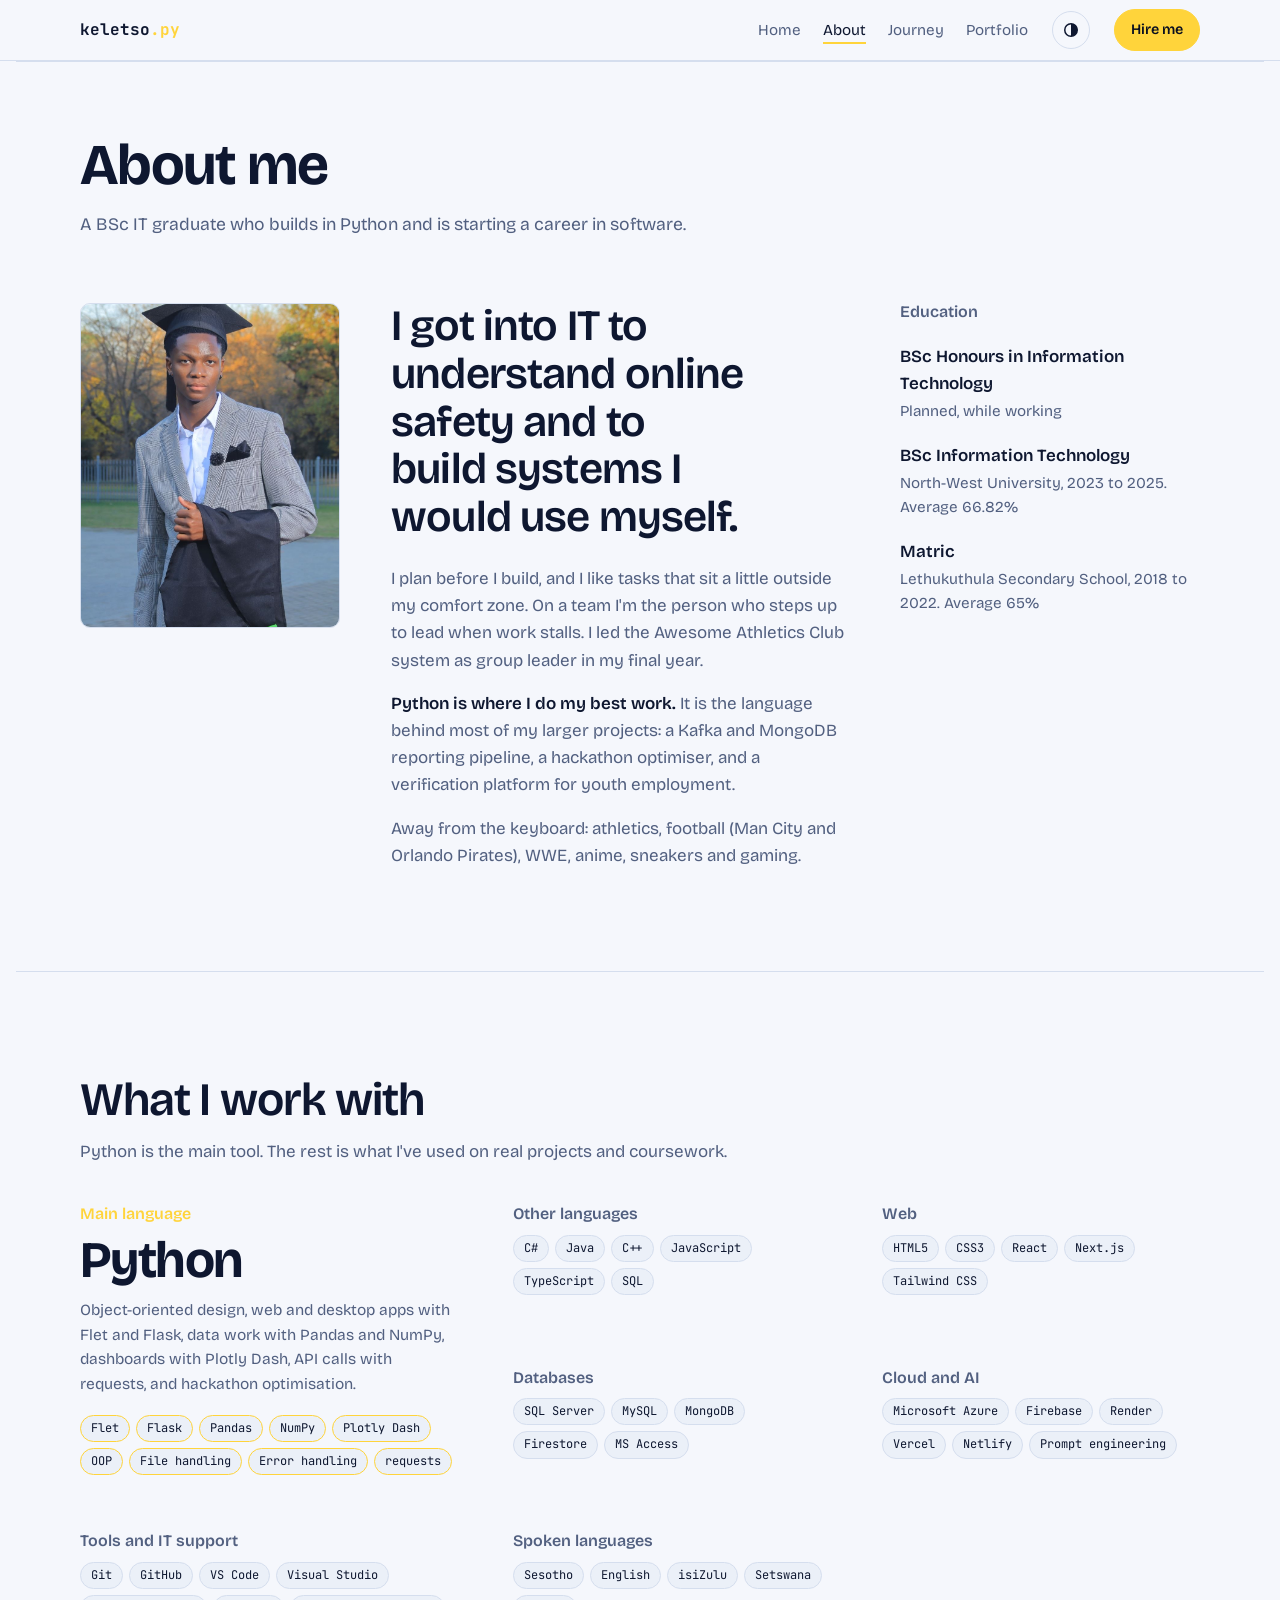
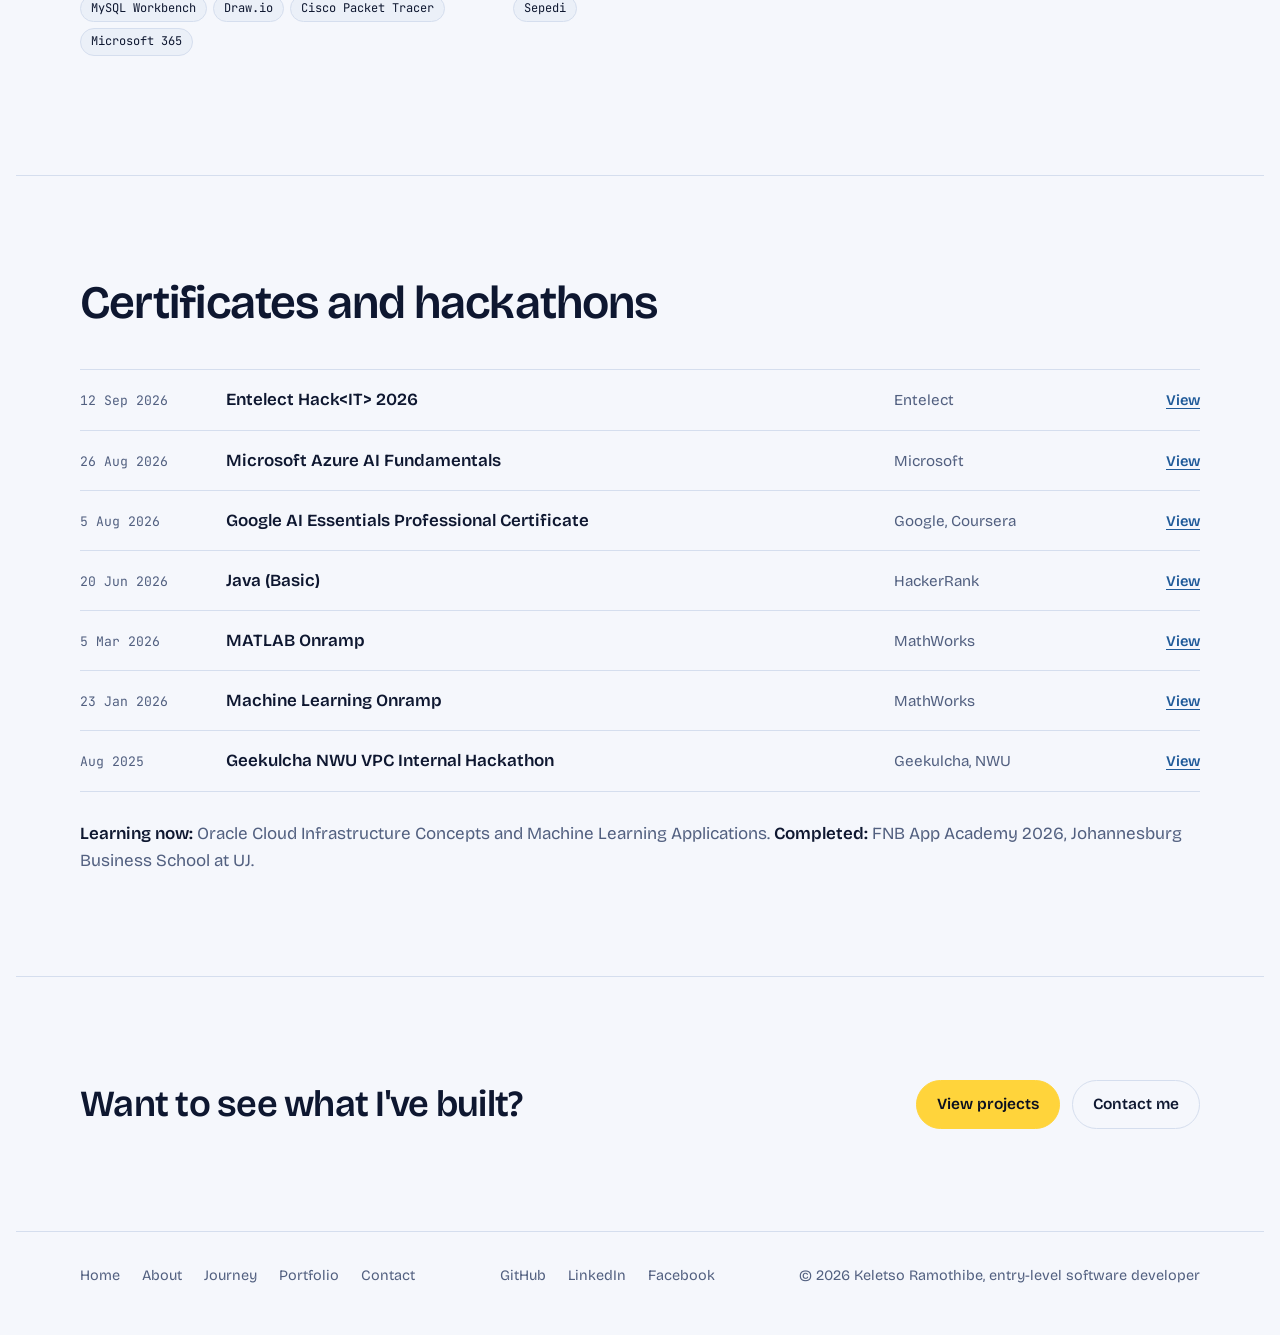
<file: about.html>
<!doctype html>
<html lang="en">
<head>
<meta charset="utf-8">
<meta name="viewport" content="width=device-width, initial-scale=1, viewport-fit=cover">
<title>About, Keletso Ramothibe</title>
<meta name="claude:viewport-fit-sides" content="cover">
<link rel="preconnect" href="https://fonts.googleapis.com">
<link rel="preconnect" href="https://fonts.gstatic.com" crossorigin>
<link rel="stylesheet" href="https://fonts.googleapis.com/css2?family=Bricolage+Grotesque:opsz,wght@12..96,400;12..96,500;12..96,600;12..96,700&family=JetBrains+Mono:wght@400;500;700&display=swap">
<link rel="icon" href="profile.jpg" type="image/jpeg">
<link rel="stylesheet" href="styles.css">
</head>
<body>
<header class="top">
  <div class="wrap">
    <a class="brand" href="index.html" aria-label="Keletso Ramothibe, home">keletso<span>.py</span></a>
    <nav class="nav" id="nav" aria-label="Main"><a href="index.html">Home</a><a href="about.html" aria-current="page">About</a><a href="journey.html">Journey</a><a href="portfolio.html">Portfolio</a><a class="only-mobile" href="contact.html">Contact</a></nav>
    <button class="theme" id="theme" type="button" aria-label="Switch colour theme" title="Switch colour theme"><svg width="16" height="16" viewBox="0 0 16 16" aria-hidden="true"><circle cx="8" cy="8" r="6.25" fill="none" stroke="currentColor" stroke-width="1.5"/><path d="M8 1.75a6.25 6.25 0 0 1 0 12.5z" fill="currentColor"/></svg></button>
    <button class="burger" id="burger" type="button" aria-label="Open menu" aria-expanded="false" aria-controls="nav"><svg width="18" height="18" viewBox="0 0 18 18" aria-hidden="true"><path d="M2 5h14M2 9h14M2 13h14" stroke="currentColor" stroke-width="1.6" stroke-linecap="round"/></svg></button>
    <a class="btn primary hire" href="contact.html">Hire me</a>
  </div>
</header>
<main>
<section class="band page-head"><div class="wrap"><h1>About me</h1><p>A BSc IT graduate who builds in Python and is starting a career in software.</p></div></section>
<section class="band" id="about">
    <div class="wrap about-grid">
      <div class="photo" aria-label="Photo of Keletso">
        <span class="mono" aria-hidden="true">KR</span>
        <img src="profile.jpg" alt="Keletso Ramothibe" onerror="this.remove()">
      </div>
      <div class="about-text">
        <h2>I got into IT to understand online safety and to build systems I would use myself.</h2>
        <p>I plan before I build, and I like tasks that sit a little outside my comfort zone. On a team I'm the person who steps up to lead when work stalls. I led the Awesome Athletics Club system as group leader in my final year.</p>
        <p><strong>Python is where I do my best work.</strong> It is the language behind most of my larger projects: a Kafka and MongoDB reporting pipeline, a hackathon optimiser, and a verification platform for youth employment.</p>
        <p>Away from the keyboard: athletics, football (Man City and Orlando Pirates), WWE, anime, sneakers and gaming.</p>
      </div>
      <div class="edu">
        <h3>Education</h3>
        <dl>
          <div><dt>BSc Honours in Information Technology</dt><dd>Planned, while working</dd></div>
          <div><dt>BSc Information Technology</dt><dd>North-West University, 2023 to 2025. Average 66.82%</dd></div>
          <div><dt>Matric</dt><dd>Lethukuthula Secondary School, 2018 to 2022. Average 65%</dd></div>
        </dl>
      </div>
    </div>
  </section>
<section class="band" id="skills">
    <div class="wrap">
      <div class="sec-head">
        <h2>What I work with</h2>
        <p>Python is the main tool. The rest is what I've used on real projects and coursework.</p>
      </div>
      <div class="skills">
        <div class="sk py">
          <h3>Main language</h3>
          <div class="big">Python</div>
          <p>Object-oriented design, web and desktop apps with Flet and Flask, data work with Pandas and NumPy, dashboards with Plotly Dash, API calls with requests, and hackathon optimisation.</p>
          <ul class="tags"><li class="py">Flet</li><li class="py">Flask</li><li class="py">Pandas</li><li class="py">NumPy</li><li class="py">Plotly Dash</li><li class="py">OOP</li><li class="py">File handling</li><li class="py">Error handling</li><li class="py">requests</li></ul>
        </div>
        <div class="sk">
          <h3>Other languages</h3>
          <ul class="tags"><li>C#</li><li>Java</li><li>C++</li><li>JavaScript</li><li>TypeScript</li><li>SQL</li></ul>
        </div>
        <div class="sk">
          <h3>Web</h3>
          <ul class="tags"><li>HTML5</li><li>CSS3</li><li>React</li><li>Next.js</li><li>Tailwind CSS</li></ul>
        </div>
        <div class="sk">
          <h3>Databases</h3>
          <ul class="tags"><li>SQL Server</li><li>MySQL</li><li>MongoDB</li><li>Firestore</li><li>MS Access</li></ul>
        </div>
        <div class="sk">
          <h3>Cloud and AI</h3>
          <ul class="tags"><li>Microsoft Azure</li><li>Firebase</li><li>Render</li><li>Vercel</li><li>Netlify</li><li>Prompt engineering</li></ul>
        </div>
        <div class="sk">
          <h3>Tools and IT support</h3>
          <ul class="tags"><li>Git</li><li>GitHub</li><li>VS Code</li><li>Visual Studio</li><li>MySQL Workbench</li><li>Draw.io</li><li>Cisco Packet Tracer</li><li>Microsoft 365</li></ul>
        </div>
        <div class="sk">
          <h3>Spoken languages</h3>
          <ul class="tags"><li>Sesotho</li><li>English</li><li>isiZulu</li><li>Setswana</li><li>Sepedi</li></ul>
        </div>
      </div>
    </div>
  </section>
<section class="band" id="certs">
    <div class="wrap">
      <div class="sec-head">
        <h2>Certificates and hackathons</h2>
      </div>
      <ul class="cert-list">
        <li><span class="d">12 Sep 2026</span><span class="n">Entelect Hack&lt;IT&gt; 2026</span><span class="i">Entelect</span><span class="v"><a href="https://keletso-ramothibe-portfolio-website.netlify.app/Keletso_Ramothibe_EH_Hack_IT__landscape.png" target="_blank" rel="noopener">View</a></span></li>
        <li><span class="d">26 Aug 2026</span><span class="n">Microsoft Azure AI Fundamentals</span><span class="i">Microsoft</span><span class="v"><a href="https://learn.microsoft.com/api/credentials/share/en-za/KeletsoRamothibe-6698/C7EBA879EE048254?sharingId=B7DA44BE2CF541BB" target="_blank" rel="noopener">View</a></span></li>
        <li><span class="d">5 Aug 2026</span><span class="n">Google AI Essentials Professional Certificate</span><span class="i">Google, Coursera</span><span class="v"><a href="https://keletso-ramothibe-portfolio-website.netlify.app/KeletsoRamothibe_GoogleAIEssentials_ProfessionalCertificate.pdf" target="_blank" rel="noopener">View</a></span></li>
        <li><span class="d">20 Jun 2026</span><span class="n">Java (Basic)</span><span class="i">HackerRank</span><span class="v"><a href="https://keletso-ramothibe-portfolio-website.netlify.app/Java_certificate.pdf" target="_blank" rel="noopener">View</a></span></li>
        <li><span class="d">5 Mar 2026</span><span class="n">MATLAB Onramp</span><span class="i">MathWorks</span><span class="v"><a href="https://keletso-ramothibe-portfolio-website.netlify.app/MATLAB_certificate.pdf" target="_blank" rel="noopener">View</a></span></li>
        <li><span class="d">23 Jan 2026</span><span class="n">Machine Learning Onramp</span><span class="i">MathWorks</span><span class="v"><a href="https://keletso-ramothibe-portfolio-website.netlify.app/Machine_Learning_certificate.pdf" target="_blank" rel="noopener">View</a></span></li>
        <li><span class="d">Aug 2025</span><span class="n">Geekulcha NWU VPC Internal Hackathon</span><span class="i">Geekulcha, NWU</span><span class="v"><a href="https://keletso-ramothibe-portfolio-website.netlify.app/K_RAMOTHIBE_CERTIFICATE.pdf" target="_blank" rel="noopener">View</a></span></li>
      </ul>
      <p class="learning"><b>Learning now:</b> Oracle Cloud Infrastructure Concepts and Machine Learning Applications. <b>Completed:</b> FNB App Academy 2026, Johannesburg Business School at UJ.</p>
    </div>
  </section>
<section class="band"><div class="wrap cta-row"><h2>Want to see what I've built?</h2><div class="cta"><a class="btn primary" href="portfolio.html">View projects</a><a class="btn" href="contact.html">Contact me</a></div></div></section>
</main>
<footer>
  <div class="wrap foot">
    <div class="foot-links"><a href="index.html">Home</a><a href="about.html">About</a><a href="journey.html">Journey</a><a href="portfolio.html">Portfolio</a><a href="contact.html">Contact</a></div>
    <div class="foot-social"><a href="https://github.com/kl99-chi" target="_blank" rel="noopener">GitHub</a><a href="https://www.linkedin.com/in/keletso-ramothibe-292254365" target="_blank" rel="noopener">LinkedIn</a><a href="https://www.facebook.com/share/1CX25MDmmW/" target="_blank" rel="noopener">Facebook</a></div>
    <span>© 2026 Keletso Ramothibe, entry-level software developer</span>
  </div>
</footer>
<script src="site.js"></script>
</body>
</html>
</file>
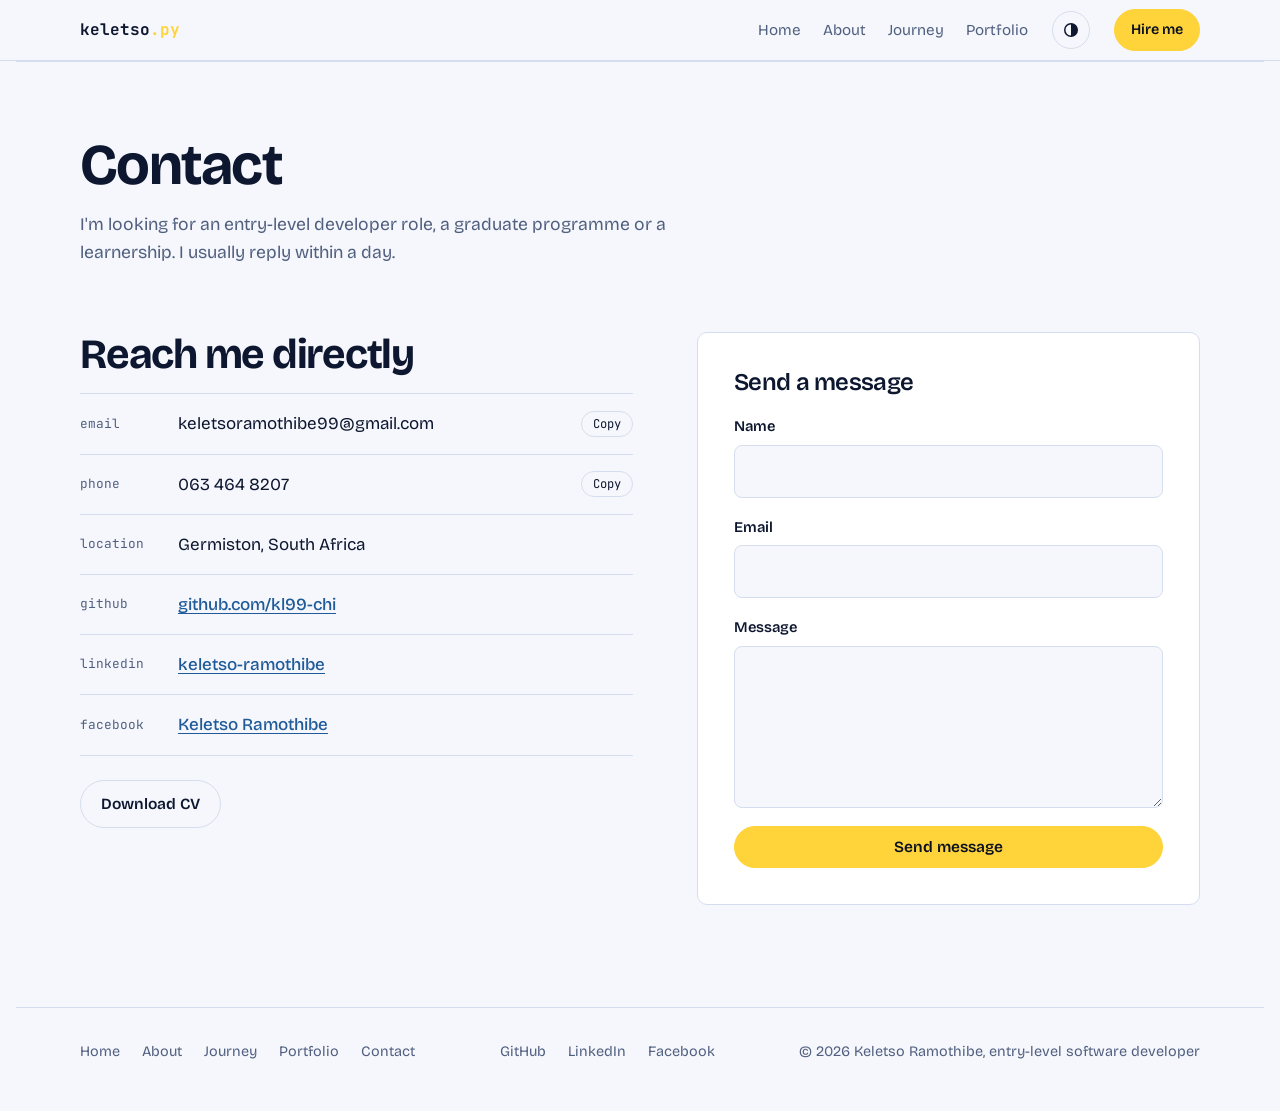
<file: contact.html>
<!doctype html>
<html lang="en">
<head>
<meta charset="utf-8">
<meta name="viewport" content="width=device-width, initial-scale=1, viewport-fit=cover">
<title>Contact, Keletso Ramothibe</title>
<meta name="claude:viewport-fit-sides" content="cover">
<link rel="preconnect" href="https://fonts.googleapis.com">
<link rel="preconnect" href="https://fonts.gstatic.com" crossorigin>
<link rel="stylesheet" href="https://fonts.googleapis.com/css2?family=Bricolage+Grotesque:opsz,wght@12..96,400;12..96,500;12..96,600;12..96,700&family=JetBrains+Mono:wght@400;500;700&display=swap">
<link rel="icon" href="profile.jpg" type="image/jpeg">
<link rel="stylesheet" href="styles.css">
</head>
<body>
<header class="top">
  <div class="wrap">
    <a class="brand" href="index.html" aria-label="Keletso Ramothibe, home">keletso<span>.py</span></a>
    <nav class="nav" id="nav" aria-label="Main"><a href="index.html">Home</a><a href="about.html">About</a><a href="journey.html">Journey</a><a href="portfolio.html">Portfolio</a><a class="only-mobile" href="contact.html" aria-current="page">Contact</a></nav>
    <button class="theme" id="theme" type="button" aria-label="Switch colour theme" title="Switch colour theme"><svg width="16" height="16" viewBox="0 0 16 16" aria-hidden="true"><circle cx="8" cy="8" r="6.25" fill="none" stroke="currentColor" stroke-width="1.5"/><path d="M8 1.75a6.25 6.25 0 0 1 0 12.5z" fill="currentColor"/></svg></button>
    <button class="burger" id="burger" type="button" aria-label="Open menu" aria-expanded="false" aria-controls="nav"><svg width="18" height="18" viewBox="0 0 18 18" aria-hidden="true"><path d="M2 5h14M2 9h14M2 13h14" stroke="currentColor" stroke-width="1.6" stroke-linecap="round"/></svg></button>
    <a class="btn primary hire" href="contact.html">Hire me</a>
  </div>
</header>
<main>
<section class="band page-head"><div class="wrap"><h1>Contact</h1><p>I'm looking for an entry-level developer role, a graduate programme or a learnership. I usually reply within a day.</p></div></section>
<section class="band" id="contact">
  <div class="wrap contact-grid">
    <div class="direct">
      <h2>Reach me directly</h2>
      <div class="rows">
        <div class="row"><span class="k">email</span><span class="val">keletsoramothibe99@gmail.com</span><button class="copy" type="button" data-copy="keletsoramothibe99@gmail.com">Copy</button></div>
        <div class="row"><span class="k">phone</span><span class="val">063 464 8207</span><button class="copy" type="button" data-copy="063 464 8207">Copy</button></div>
        <div class="row"><span class="k">location</span><span class="val">Germiston, South Africa</span></div>
        <div class="row"><span class="k">github</span><span class="val"><a href="https://github.com/kl99-chi" target="_blank" rel="noopener">github.com/kl99-chi</a></span></div>
        <div class="row"><span class="k">linkedin</span><span class="val"><a href="https://www.linkedin.com/in/keletso-ramothibe-292254365" target="_blank" rel="noopener">keletso-ramothibe</a></span></div>
        <div class="row"><span class="k">facebook</span><span class="val"><a href="https://www.facebook.com/share/1CX25MDmmW/" target="_blank" rel="noopener">Keletso Ramothibe</a></span></div>
      </div>
      <div class="cta" style="margin-top:24px"><a class="btn" href="KELETSO_Resume.pdf" target="_blank" rel="noopener">Download CV</a></div>
    </div>
    <div class="form-card">
      <h2>Send a message</h2>
      <form id="contact-form" action="https://formspree.io/f/xyzpwwok" method="POST">
        <div class="field"><label for="name">Name</label><input type="text" id="name" name="name" autocomplete="name" required></div>
        <div class="field"><label for="email">Email</label><input type="email" id="email" name="email" autocomplete="email" required></div>
        <div class="field"><label for="message">Message</label><textarea id="message" name="message" rows="5" required></textarea></div>
        <div class="hp" aria-hidden="true"><label for="gotcha">Leave this empty</label><input type="text" id="gotcha" name="_gotcha" tabindex="-1" autocomplete="off"></div>
        <button type="submit" class="btn primary">Send message</button>
      </form>
      <p id="form-status" role="status" hidden></p>
    </div>
  </div>
</section>
</main>
<footer>
  <div class="wrap foot">
    <div class="foot-links"><a href="index.html">Home</a><a href="about.html">About</a><a href="journey.html">Journey</a><a href="portfolio.html">Portfolio</a><a href="contact.html">Contact</a></div>
    <div class="foot-social"><a href="https://github.com/kl99-chi" target="_blank" rel="noopener">GitHub</a><a href="https://www.linkedin.com/in/keletso-ramothibe-292254365" target="_blank" rel="noopener">LinkedIn</a><a href="https://www.facebook.com/share/1CX25MDmmW/" target="_blank" rel="noopener">Facebook</a></div>
    <span>© 2026 Keletso Ramothibe, entry-level software developer</span>
  </div>
</footer>
<script src="site.js"></script>
</body>
</html>
</file>
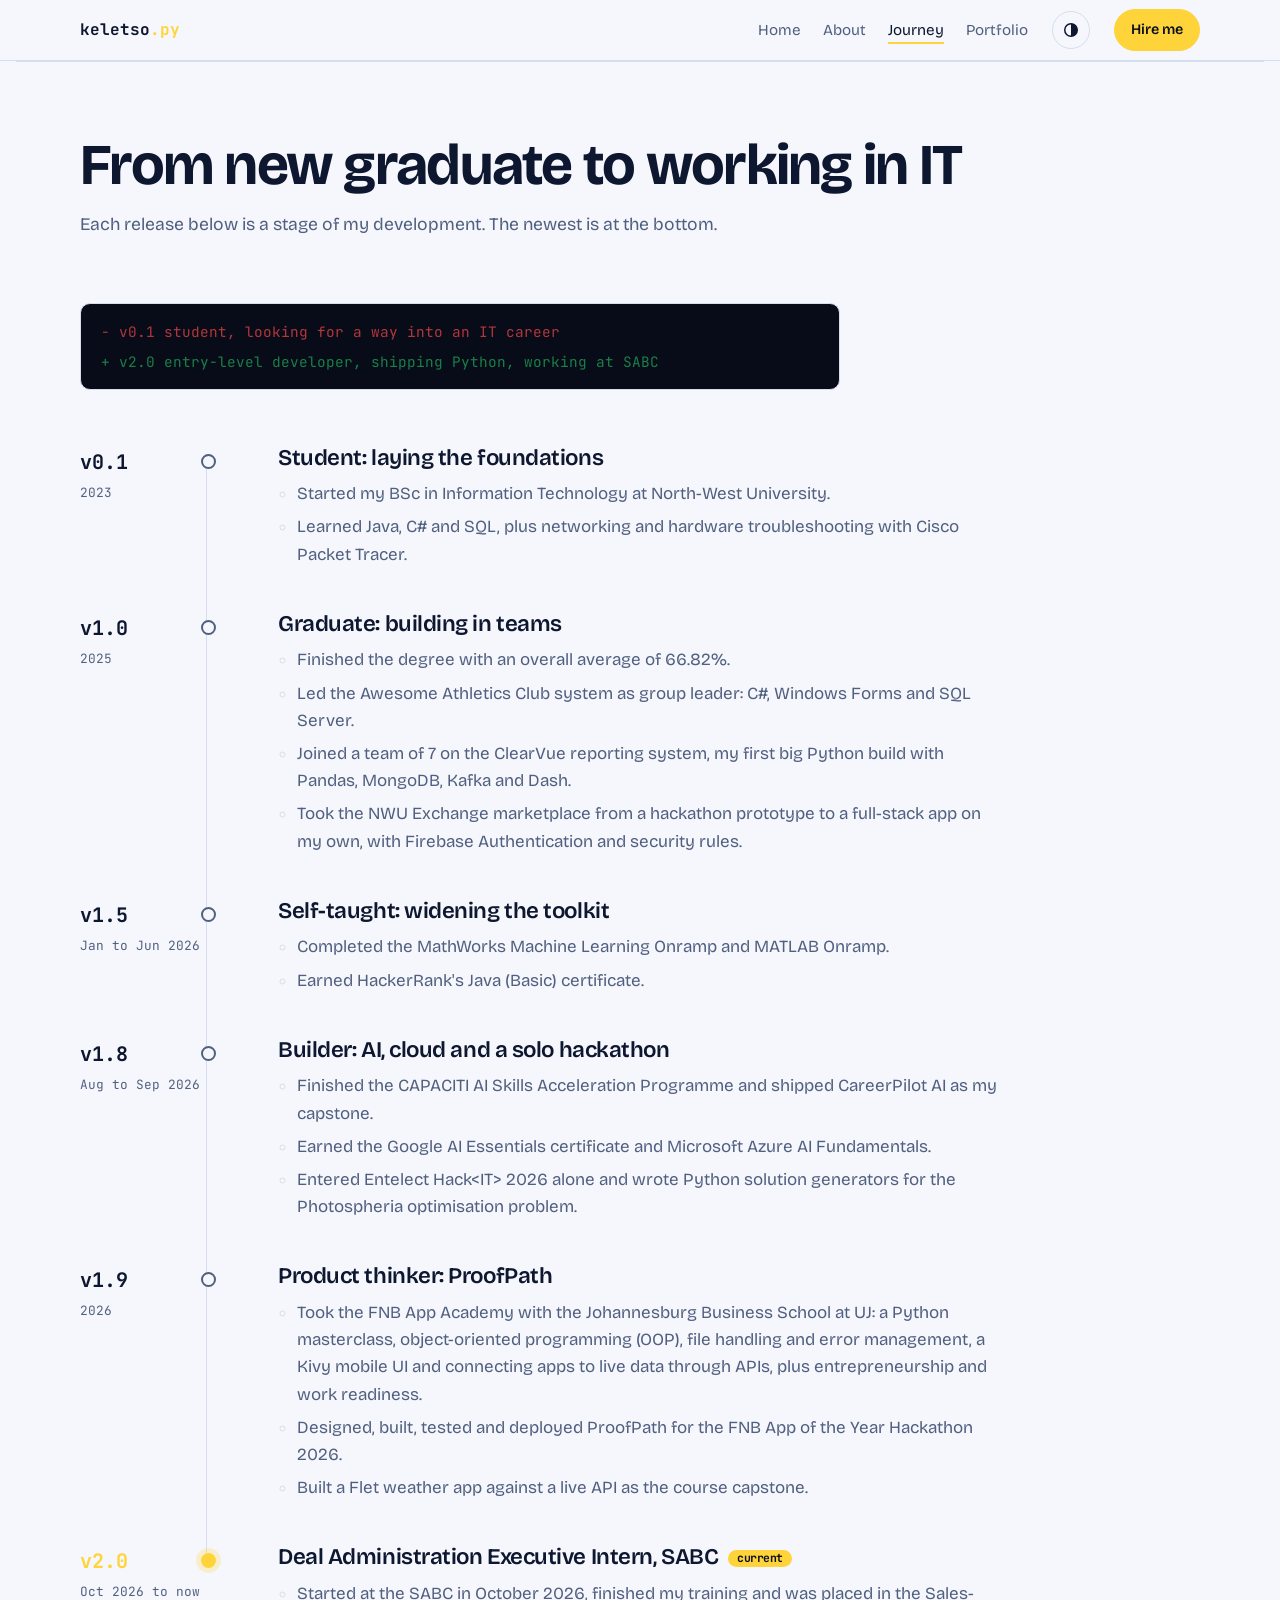
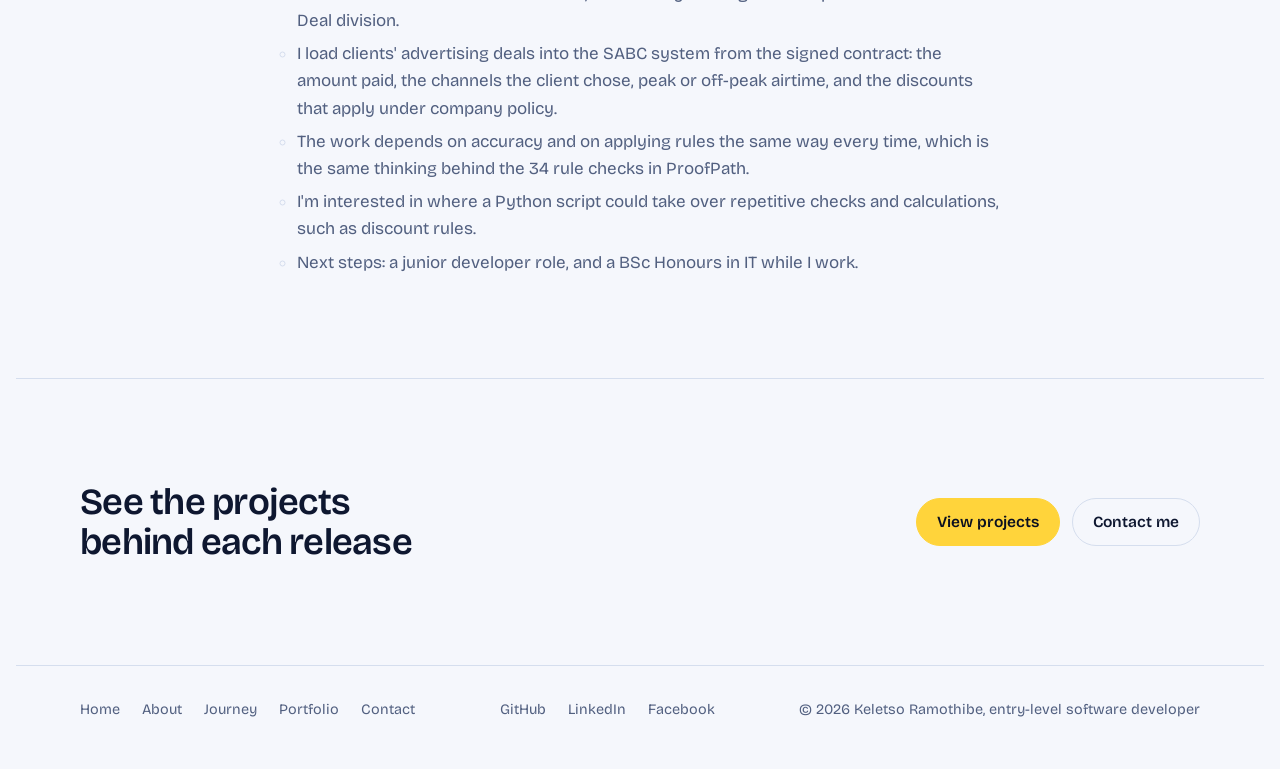
<file: journey.html>
<!doctype html>
<html lang="en">
<head>
<meta charset="utf-8">
<meta name="viewport" content="width=device-width, initial-scale=1, viewport-fit=cover">
<title>Journey, Keletso Ramothibe</title>
<meta name="claude:viewport-fit-sides" content="cover">
<link rel="preconnect" href="https://fonts.googleapis.com">
<link rel="preconnect" href="https://fonts.gstatic.com" crossorigin>
<link rel="stylesheet" href="https://fonts.googleapis.com/css2?family=Bricolage+Grotesque:opsz,wght@12..96,400;12..96,500;12..96,600;12..96,700&family=JetBrains+Mono:wght@400;500;700&display=swap">
<link rel="icon" href="profile.jpg" type="image/jpeg">
<link rel="stylesheet" href="styles.css">
</head>
<body>
<header class="top">
  <div class="wrap">
    <a class="brand" href="index.html" aria-label="Keletso Ramothibe, home">keletso<span>.py</span></a>
    <nav class="nav" id="nav" aria-label="Main"><a href="index.html">Home</a><a href="about.html">About</a><a href="journey.html" aria-current="page">Journey</a><a href="portfolio.html">Portfolio</a><a class="only-mobile" href="contact.html">Contact</a></nav>
    <button class="theme" id="theme" type="button" aria-label="Switch colour theme" title="Switch colour theme"><svg width="16" height="16" viewBox="0 0 16 16" aria-hidden="true"><circle cx="8" cy="8" r="6.25" fill="none" stroke="currentColor" stroke-width="1.5"/><path d="M8 1.75a6.25 6.25 0 0 1 0 12.5z" fill="currentColor"/></svg></button>
    <button class="burger" id="burger" type="button" aria-label="Open menu" aria-expanded="false" aria-controls="nav"><svg width="18" height="18" viewBox="0 0 18 18" aria-hidden="true"><path d="M2 5h14M2 9h14M2 13h14" stroke="currentColor" stroke-width="1.6" stroke-linecap="round"/></svg></button>
    <a class="btn primary hire" href="contact.html">Hire me</a>
  </div>
</header>
<main>
<section class="band page-head"><div class="wrap"><h1>From new graduate to working in IT</h1><p>Each release below is a stage of my development. The newest is at the bottom.</p></div></section>
<section class="band" id="growth">
    <div class="wrap">
      <div class="diff" role="img" aria-label="Then: newly graduated and looking for a career in IT. Now: entry-level developer shipping Python and working at SABC.">
        <div class="m">- v0.1  student, looking for a way into an IT career</div>
        <div class="p">+ v2.0  entry-level developer, shipping Python, working at SABC</div>
      </div>

      <ol class="log">
        <li class="rel">
          <div class="tag"><b>v0.1</b><span>2023</span></div>
          <div class="rel-body">
            <h3>Student: laying the foundations</h3>
            <ul>
              <li>Started my BSc in Information Technology at North-West University.</li>
              <li>Learned Java, C# and SQL, plus networking and hardware troubleshooting with Cisco Packet Tracer.</li>
            </ul>
          </div>
        </li>
        <li class="rel">
          <div class="tag"><b>v1.0</b><span>2025</span></div>
          <div class="rel-body">
            <h3>Graduate: building in teams</h3>
            <ul>
              <li>Finished the degree with an overall average of 66.82%.</li>
              <li>Led the Awesome Athletics Club system as group leader: C#, Windows Forms and SQL Server.</li>
              <li>Joined a team of 7 on the ClearVue reporting system, my first big Python build with Pandas, MongoDB, Kafka and Dash.</li>
              <li>Took the NWU Exchange marketplace from a hackathon prototype to a full-stack app on my own, with Firebase Authentication and security rules.</li>
            </ul>
          </div>
        </li>
        <li class="rel">
          <div class="tag"><b>v1.5</b><span>Jan to Jun 2026</span></div>
          <div class="rel-body">
            <h3>Self-taught: widening the toolkit</h3>
            <ul>
              <li>Completed the MathWorks Machine Learning Onramp and MATLAB Onramp.</li>
              <li>Earned HackerRank's Java (Basic) certificate.</li>
            </ul>
          </div>
        </li>
        <li class="rel">
          <div class="tag"><b>v1.8</b><span>Aug to Sep 2026</span></div>
          <div class="rel-body">
            <h3>Builder: AI, cloud and a solo hackathon</h3>
            <ul>
              <li>Finished the CAPACITI AI Skills Acceleration Programme and shipped CareerPilot AI as my capstone.</li>
              <li>Earned the Google AI Essentials certificate and Microsoft Azure AI Fundamentals.</li>
              <li>Entered Entelect Hack&lt;IT&gt; 2026 alone and wrote Python solution generators for the Photospheria optimisation problem.</li>
            </ul>
          </div>
        </li>
        <li class="rel">
          <div class="tag"><b>v1.9</b><span>2026</span></div>
          <div class="rel-body">
            <h3>Product thinker: ProofPath</h3>
            <ul>
              <li>Took the FNB App Academy with the Johannesburg Business School at UJ: a Python masterclass, object-oriented programming (OOP), file handling and error management, a Kivy mobile UI and connecting apps to live data through APIs, plus entrepreneurship and work readiness.</li>
              <li>Designed, built, tested and deployed ProofPath for the FNB App of the Year Hackathon 2026.</li>
              <li>Built a Flet weather app against a live API as the course capstone.</li>
            </ul>
          </div>
        </li>
        <li class="rel now">
          <div class="tag"><b>v2.0</b><span>Oct 2026 to now</span></div>
          <div class="rel-body">
            <h3>Deal Administration Executive Intern, SABC<span class="chip-now">current</span></h3>
            <ul>
              <li>Started at the SABC in October 2026, finished my training and was placed in the Sales-Deal division.</li>
              <li>I load clients' advertising deals into the SABC system from the signed contract: the amount paid, the channels the client chose, peak or off-peak airtime, and the discounts that apply under company policy.</li>
              <li>The work depends on accuracy and on applying rules the same way every time, which is the same thinking behind the 34 rule checks in ProofPath.</li>
              <li>I'm interested in where a Python script could take over repetitive checks and calculations, such as discount rules.</li>
              <li>Next steps: a junior developer role, and a BSc Honours in IT while I work.</li>
            </ul>
          </div>
        </li>
      </ol>
    </div>
  </section>
<section class="band"><div class="wrap cta-row"><h2>See the projects behind each release</h2><div class="cta"><a class="btn primary" href="portfolio.html">View projects</a><a class="btn" href="contact.html">Contact me</a></div></div></section>
</main>
<footer>
  <div class="wrap foot">
    <div class="foot-links"><a href="index.html">Home</a><a href="about.html">About</a><a href="journey.html">Journey</a><a href="portfolio.html">Portfolio</a><a href="contact.html">Contact</a></div>
    <div class="foot-social"><a href="https://github.com/kl99-chi" target="_blank" rel="noopener">GitHub</a><a href="https://www.linkedin.com/in/keletso-ramothibe-292254365" target="_blank" rel="noopener">LinkedIn</a><a href="https://www.facebook.com/share/1CX25MDmmW/" target="_blank" rel="noopener">Facebook</a></div>
    <span>© 2026 Keletso Ramothibe, entry-level software developer</span>
  </div>
</footer>
<script src="site.js"></script>
</body>
</html>
</file>
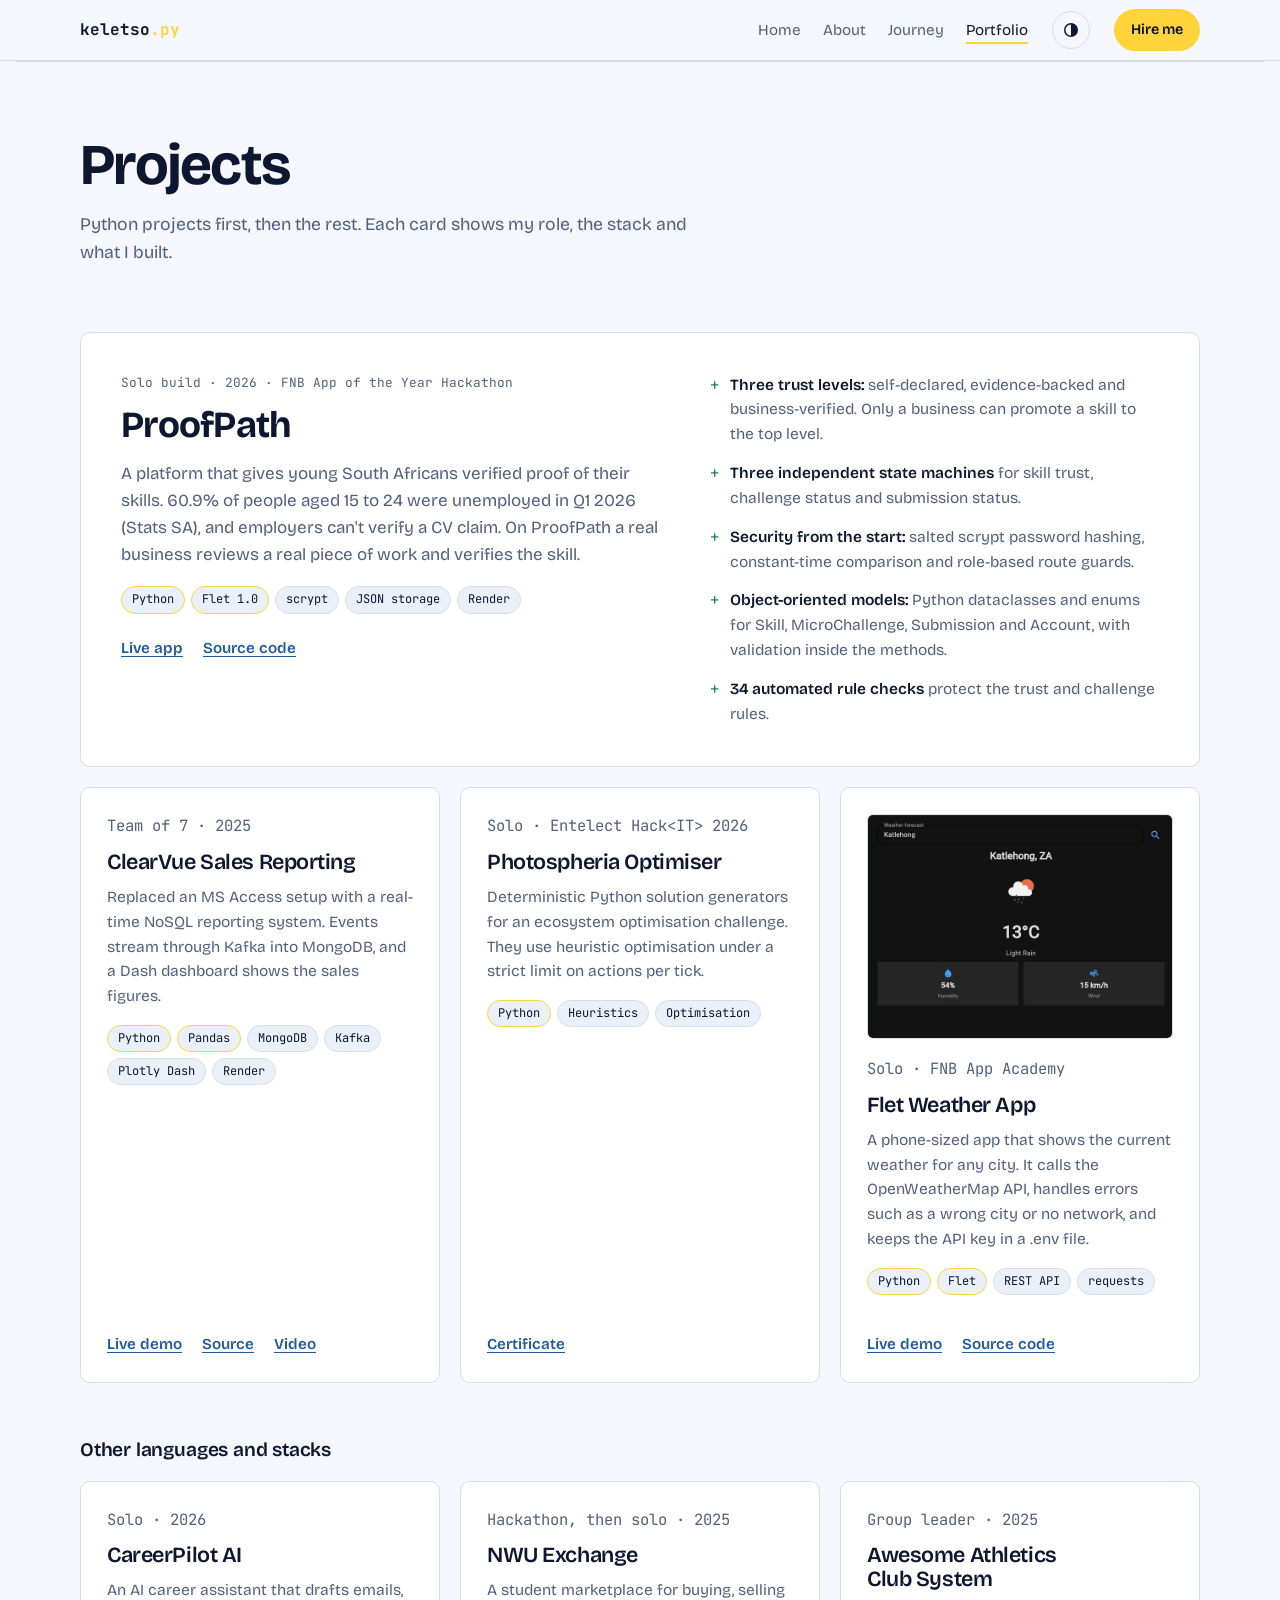
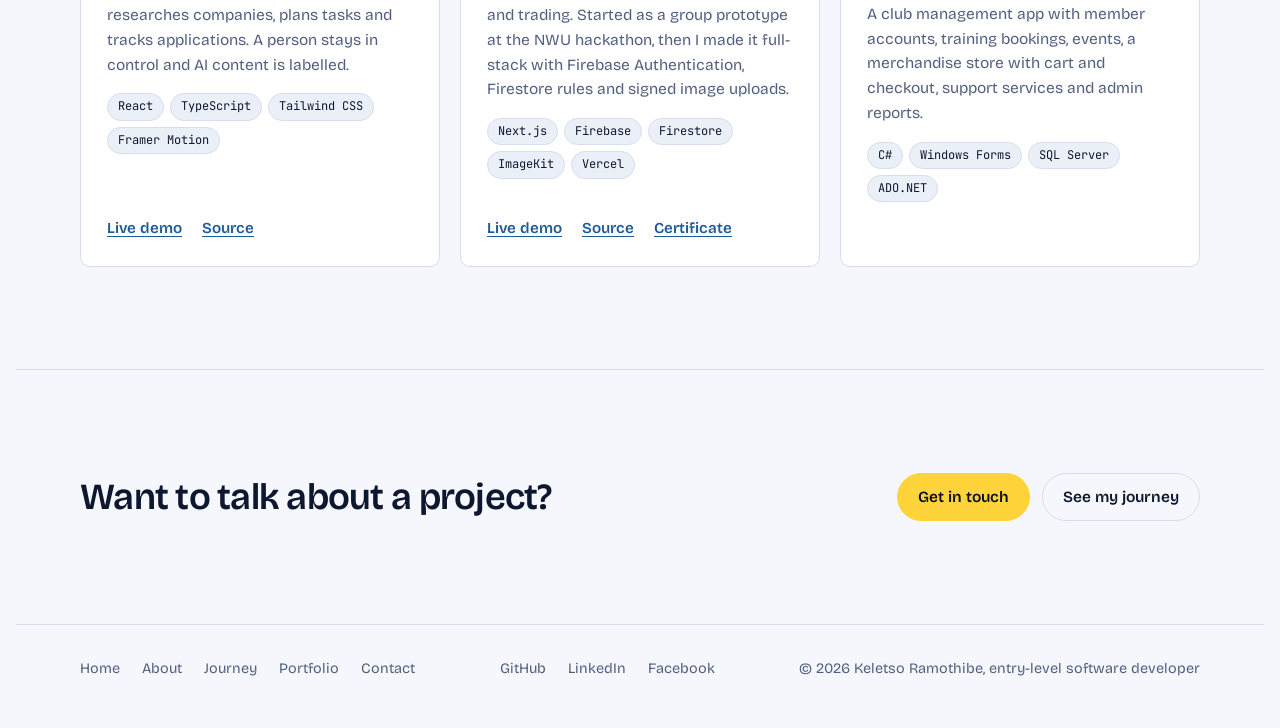
<file: portfolio.html>
<!doctype html>
<html lang="en">
<head>
<meta charset="utf-8">
<meta name="viewport" content="width=device-width, initial-scale=1, viewport-fit=cover">
<title>Portfolio, Keletso Ramothibe</title>
<meta name="claude:viewport-fit-sides" content="cover">
<link rel="preconnect" href="https://fonts.googleapis.com">
<link rel="preconnect" href="https://fonts.gstatic.com" crossorigin>
<link rel="stylesheet" href="https://fonts.googleapis.com/css2?family=Bricolage+Grotesque:opsz,wght@12..96,400;12..96,500;12..96,600;12..96,700&family=JetBrains+Mono:wght@400;500;700&display=swap">
<link rel="icon" href="profile.jpg" type="image/jpeg">
<link rel="stylesheet" href="styles.css">
</head>
<body>
<header class="top">
  <div class="wrap">
    <a class="brand" href="index.html" aria-label="Keletso Ramothibe, home">keletso<span>.py</span></a>
    <nav class="nav" id="nav" aria-label="Main"><a href="index.html">Home</a><a href="about.html">About</a><a href="journey.html">Journey</a><a href="portfolio.html" aria-current="page">Portfolio</a><a class="only-mobile" href="contact.html">Contact</a></nav>
    <button class="theme" id="theme" type="button" aria-label="Switch colour theme" title="Switch colour theme"><svg width="16" height="16" viewBox="0 0 16 16" aria-hidden="true"><circle cx="8" cy="8" r="6.25" fill="none" stroke="currentColor" stroke-width="1.5"/><path d="M8 1.75a6.25 6.25 0 0 1 0 12.5z" fill="currentColor"/></svg></button>
    <button class="burger" id="burger" type="button" aria-label="Open menu" aria-expanded="false" aria-controls="nav"><svg width="18" height="18" viewBox="0 0 18 18" aria-hidden="true"><path d="M2 5h14M2 9h14M2 13h14" stroke="currentColor" stroke-width="1.6" stroke-linecap="round"/></svg></button>
    <a class="btn primary hire" href="contact.html">Hire me</a>
  </div>
</header>
<main>
<section class="band page-head"><div class="wrap"><h1>Projects</h1><p>Python projects first, then the rest. Each card shows my role, the stack and what I built.</p></div></section>
<section class="band"><div class="wrap">
    <article class="feature">
        <div>
          <p class="proj-meta">Solo build · 2026 · FNB App of the Year Hackathon</p>
          <h3>ProofPath</h3>
          <p>A platform that gives young South Africans verified proof of their skills. 60.9% of people aged 15 to 24 were unemployed in Q1 2026 (Stats SA), and employers can't verify a CV claim. On ProofPath a real business reviews a real piece of work and verifies the skill.</p>
          <ul class="tags">
            <li class="py">Python</li><li class="py">Flet 1.0</li><li>scrypt</li><li>JSON storage</li><li>Render</li>
          </ul>
          <div class="links">
            <a href="https://proofpath-n8l8.onrender.com/" target="_blank" rel="noopener">Live app</a>
            <a href="https://github.com/kl99-chi/proofpath" target="_blank" rel="noopener">Source code</a>
          </div>
        </div>
        <ul class="points">
          <li><b>Three trust levels:</b> self-declared, evidence-backed and business-verified. Only a business can promote a skill to the top level.</li>
          <li><b>Three independent state machines</b> for skill trust, challenge status and submission status.</li>
          <li><b>Security from the start:</b> salted scrypt password hashing, constant-time comparison and role-based route guards.</li>
          <li><b>Object-oriented models:</b> Python dataclasses and enums for Skill, MicroChallenge, Submission and Account, with validation inside the methods.</li>
          <li><b>34 automated rule checks</b> protect the trust and challenge rules.</li>
        </ul>
      </article>
    <div class="grid3"><article class="proj">
          <p class="proj-meta">Team of 7 · 2025</p>
          <h3>ClearVue Sales Reporting</h3>
          <p>Replaced an MS Access setup with a real-time NoSQL reporting system. Events stream through Kafka into MongoDB, and a Dash dashboard shows the sales figures.</p>
          <ul class="tags"><li class="py">Python</li><li class="py">Pandas</li><li>MongoDB</li><li>Kafka</li><li>Plotly Dash</li><li>Render</li></ul>
          <div class="links">
            <a href="https://clearvue-reporting-system.onrender.com/" target="_blank" rel="noopener">Live demo</a>
            <a href="https://github.com/kl99-chi/clearvue-reporting-system/blob/main/app.py" target="_blank" rel="noopener">Source</a>
            <a href="https://drive.google.com/file/d/195VZLEuagkR-gE4jURMxakn5ljhNvjFO/view?usp=drive_link" target="_blank" rel="noopener">Video</a>
          </div>
        </article><article class="proj">
          <p class="proj-meta">Solo · Entelect Hack&lt;IT&gt; 2026</p>
          <h3>Photospheria Optimiser</h3>
          <p>Deterministic Python solution generators for an ecosystem optimisation challenge. They use heuristic optimisation under a strict limit on actions per tick.</p>
          <ul class="tags"><li class="py">Python</li><li>Heuristics</li><li>Optimisation</li></ul>
          <div class="links">
            <a href="https://keletso-ramothibe-portfolio-website.netlify.app/Keletso_Ramothibe_EH_Hack_IT__landscape.png" target="_blank" rel="noopener">Certificate</a>
          </div>
        </article><article class="proj">
          <img class="shot" src="[data-uri]" alt="The weather app showing light rain, 13°C, 54% humidity and 15 km/h wind for Katlehong" width="720" height="528">
          <p class="proj-meta">Solo · FNB App Academy</p>
          <h3>Flet Weather App</h3>
          <p>A phone-sized app that shows the current weather for any city. It calls the OpenWeatherMap API, handles errors such as a wrong city or no network, and keeps the API key in a .env file.</p>
          <ul class="tags"><li class="py">Python</li><li class="py">Flet</li><li>REST API</li><li>requests</li></ul>
          <div class="links">
            <a href="https://flet-weather-app-4fg1.onrender.com" target="_blank" rel="noopener" title="Free hosting: the first load can take about a minute">Live demo</a>
            <a href="https://github.com/kl99-chi/flet-weather-app" target="_blank" rel="noopener">Source code</a>
          </div>
        </article></div>
    <h3 class="sub">Other languages and stacks</h3>
    <div class="grid3"><article class="proj">
          <p class="proj-meta">Solo · 2026</p>
          <h3>CareerPilot AI</h3>
          <p>An AI career assistant that drafts emails, researches companies, plans tasks and tracks applications. A person stays in control and AI content is labelled.</p>
          <ul class="tags"><li>React</li><li>TypeScript</li><li>Tailwind CSS</li><li>Framer Motion</li></ul>
          <div class="links">
            <a href="https://careerace-ai-mate-kl99-chi.lovable.app" target="_blank" rel="noopener">Live demo</a>
            <a href="https://github.com/kl99-chi/CareerPilot-AI" target="_blank" rel="noopener">Source</a>
          </div>
        </article><article class="proj">
          <p class="proj-meta">Hackathon, then solo · 2025</p>
          <h3>NWU Exchange</h3>
          <p>A student marketplace for buying, selling and trading. Started as a group prototype at the NWU hackathon, then I made it full-stack with Firebase Authentication, Firestore rules and signed image uploads.</p>
          <ul class="tags"><li>Next.js</li><li>Firebase</li><li>Firestore</li><li>ImageKit</li><li>Vercel</li></ul>
          <div class="links">
            <a href="https://nwu-exchange-app-99.vercel.app/" target="_blank" rel="noopener">Live demo</a>
            <a href="https://github.com/kl99-chi/nwu-exchange-app" target="_blank" rel="noopener">Source</a>
            <a href="https://keletso-ramothibe-portfolio-website.netlify.app/K_RAMOTHIBE_CERTIFICATE.pdf" target="_blank" rel="noopener">Certificate</a>
          </div>
        </article><article class="proj">
          <p class="proj-meta">Group leader · 2025</p>
          <h3>Awesome Athletics Club System</h3>
          <p>A club management app with member accounts, training bookings, events, a merchandise store with cart and checkout, support services and admin reports.</p>
          <ul class="tags"><li>C#</li><li>Windows Forms</li><li>SQL Server</li><li>ADO.NET</li></ul>
        </article></div>
  </div></section>
<section class="band"><div class="wrap cta-row"><h2>Want to talk about a project?</h2><div class="cta"><a class="btn primary" href="contact.html">Get in touch</a><a class="btn" href="journey.html">See my journey</a></div></div></section>
</main>
<footer>
  <div class="wrap foot">
    <div class="foot-links"><a href="index.html">Home</a><a href="about.html">About</a><a href="journey.html">Journey</a><a href="portfolio.html">Portfolio</a><a href="contact.html">Contact</a></div>
    <div class="foot-social"><a href="https://github.com/kl99-chi" target="_blank" rel="noopener">GitHub</a><a href="https://www.linkedin.com/in/keletso-ramothibe-292254365" target="_blank" rel="noopener">LinkedIn</a><a href="https://www.facebook.com/share/1CX25MDmmW/" target="_blank" rel="noopener">Facebook</a></div>
    <span>© 2026 Keletso Ramothibe, entry-level software developer</span>
  </div>
</footer>
<script src="site.js"></script>
</body>
</html>
</file>
<file: styles.css>
/* Layout: sticky bar, hero with a Python class as the centrepiece, then a version-history timeline of growth (v0.1 student to v2.0 now), Python-first projects, skills, certs, contact. Left-aligned throughout. */
:root {
  --bg: #0b1020;
  --surface: #121a30;
  --surface-2: #18223d;
  --line: #26325a;
  --fg: #e9eef8;
  --muted: #a0acc6;
  --link: #7db4ec;
  --accent: #ffd43b;
  --on-accent: #0b1020;
  --add: #5fd38d;
  --del: #ff8d8d;
  --code-bg: #080c19;
  --code-fg: #d7def0;
  --c-kw: #c39bff;
  --c-str: #ffd43b;
  --c-fn: #7db4ec;
  --c-com: #7a87a6;
  --c-gut: #4a5678;
  --font-body: "Bricolage Grotesque", "Segoe UI", system-ui, sans-serif;
  --font-code: "JetBrains Mono", ui-monospace, "SFMono-Regular", Menlo, Consolas, monospace;
  --r: 10px;
  color-scheme: dark;
}
@media (prefers-color-scheme: light) {
  :root:not([data-theme="dark"]) {
    --bg: #f5f7fc; --surface: #ffffff; --surface-2: #ebf0f8; --line: #d5deee;
    --fg: #0e1730; --muted: #526080; --link: #1f5a99; --accent: #ffd43b; --on-accent: #0b1020;
    --add: #1a7f46; --del: #b3363b; color-scheme: light;
  }
}
:root[data-theme="light"] {
  --bg: #f5f7fc; --surface: #ffffff; --surface-2: #ebf0f8; --line: #d5deee;
  --fg: #0e1730; --muted: #526080; --link: #1f5a99; --accent: #ffd43b; --on-accent: #0b1020;
  --add: #1a7f46; --del: #b3363b; color-scheme: light;
}

* { box-sizing: border-box; }
html { scroll-behavior: smooth; scroll-padding-top: 76px; }
body {
  margin: 0;
  background: var(--bg);
  color: var(--fg);
  font-family: var(--font-body);
  font-size: 1.0625rem;
  line-height: 1.6;
  padding-left: max(16px, env(safe-area-inset-left, 0px));
  padding-right: max(16px, env(safe-area-inset-right, 0px));
  padding-block: 0;
  -webkit-font-smoothing: antialiased;
}
body::before { content: ""; position: fixed; inset: 0 0 auto; height: env(safe-area-inset-top, 0px); z-index: 10; background: var(--bg); }
a { color: var(--link); text-underline-offset: 3px; }
a:focus-visible, button:focus-visible { outline: 2px solid var(--accent); outline-offset: 3px; border-radius: 4px; }
h1, h2, h3, p { margin: 0; }
h1, h2, h3 { text-wrap: balance; letter-spacing: -0.02em; line-height: 1.1; }
.wrap { max-width: 1120px; margin-inline: auto; }
.mono { font-family: var(--font-code); }

/* header */
.top { position: sticky; top: env(safe-area-inset-top, 0px); z-index: 9; background: var(--bg); border-bottom: 1px solid var(--line); margin-inline: calc(max(16px, env(safe-area-inset-left, 0px)) * -1) calc(max(16px, env(safe-area-inset-right, 0px)) * -1); padding-inline: max(16px, env(safe-area-inset-left, 0px)) max(16px, env(safe-area-inset-right, 0px)); }
.top .wrap { display: flex; align-items: center; gap: 24px; min-height: 60px; }
.brand { font-family: var(--font-code); font-weight: 700; font-size: 1rem; color: var(--fg); text-decoration: none; margin-right: auto; }
.brand span { color: var(--accent); }
.nav { display: flex; gap: 22px; font-size: 0.95rem; }
.nav a { color: var(--muted); text-decoration: none; }
.nav a:hover { color: var(--fg); }
.theme { display: inline-grid; place-items: center; padding: 0; background: none; border: 1px solid var(--line); color: var(--fg); width: 38px; height: 38px; border-radius: 50%; cursor: pointer; font-size: 1rem; line-height: 1; }
.theme:hover { border-color: var(--muted); }
.btn { display: inline-flex; align-items: center; gap: 8px; padding: 11px 20px; border-radius: 999px; font-weight: 600; font-size: 0.97rem; text-decoration: none; border: 1px solid var(--line); color: var(--fg); background: transparent; cursor: pointer; font-family: inherit; }
.btn:hover { border-color: var(--muted); }
.btn.primary { background: var(--accent); color: var(--on-accent); border-color: var(--accent); }
.btn.primary:hover { filter: brightness(1.06); }
.top .btn { padding: 8px 16px; font-size: 0.9rem; }

/* sections */
.band { padding-block: clamp(56px, 8vw, 104px); border-top: 1px solid var(--line); }
.hero { border-top: 0; padding-block: clamp(40px, 6vw, 80px) clamp(48px, 7vw, 88px); }
.sec-head { display: grid; gap: 12px; margin-bottom: 40px; max-width: 62ch; }
.sec-head h2 { font-size: clamp(1.9rem, 3.8vw, 2.9rem); font-weight: 600; }
.sec-head p { color: var(--muted); }

/* hero */
.hero-grid { display: grid; grid-template-columns: minmax(0, 1.05fr) minmax(0, 1fr); gap: clamp(32px, 5vw, 72px); align-items: center; }
.badge { display: inline-flex; align-items: center; gap: 10px; font-size: 0.9rem; color: var(--muted); border: 1px solid var(--line); background: var(--surface); padding: 6px 14px 6px 12px; border-radius: 999px; margin-bottom: 26px; }
.dot { width: 8px; height: 8px; border-radius: 50%; background: var(--add); box-shadow: 0 0 0 4px color-mix(in srgb, var(--add) 25%, transparent); flex: none; }
.hero h1 { font-size: clamp(2.5rem, 6vw, 4.6rem); font-weight: 700; letter-spacing: -0.035em; line-height: 1.02; }
.hero .lede { color: var(--muted); margin-top: 24px; max-width: 52ch; font-size: 1.15rem; }
.cta { display: flex; flex-wrap: wrap; gap: 12px; margin-top: 32px; }
.facts { display: flex; flex-wrap: wrap; gap: 8px 26px; margin: 40px 0 0; padding: 0; list-style: none; color: var(--muted); font-size: 0.95rem; }
.facts b { color: var(--fg); font-weight: 600; }

.code { background: var(--code-bg); border: 1px solid var(--line); border-radius: var(--r); overflow: hidden; min-width: 0; box-shadow: 0 24px 60px -30px rgba(0, 0, 0, 0.55); }
.code-tab { display: flex; align-items: center; gap: 10px; padding: 10px 16px; border-bottom: 1px solid #1b2442; font-family: var(--font-code); font-size: 0.8rem; color: var(--c-com); }
.code-tab i { width: 8px; height: 8px; border-radius: 50%; background: var(--c-fn); }
.code pre { margin: 0; padding: 18px 0 20px; overflow-x: auto; font-family: var(--font-code); font-size: 0.84rem; line-height: 1.75; color: var(--code-fg); }
.code .ln { display: block; padding-right: 18px; white-space: pre; }
.code .ln::before { content: attr(data-n); display: inline-block; width: 44px; padding-right: 16px; text-align: right; color: var(--c-gut); user-select: none; }
.kw { color: var(--c-kw); } .st { color: var(--c-str); } .fn { color: var(--c-fn); } .cm { color: var(--c-com); }
.out { color: var(--add); }
.cursor { display: inline-block; width: 8px; height: 1.05em; background: var(--accent); vertical-align: text-bottom; margin-left: 2px; animation: blink 1.1s steps(2, start) infinite; }
@keyframes blink { to { visibility: hidden; } }

/* about */
.about-grid { display: grid; grid-template-columns: minmax(0, 260px) minmax(0, 1fr) minmax(0, 300px); gap: clamp(28px, 4vw, 56px); align-items: start; }
.photo { aspect-ratio: 4 / 5; max-width: 100%; border-radius: var(--r); background: var(--surface-2); border: 1px solid var(--line); overflow: hidden; position: relative; display: grid; place-items: center; }
.photo img { position: absolute; inset: 0; width: 100%; height: 100%; object-fit: cover; }
.photo .mono { font-size: 3.2rem; font-weight: 700; color: var(--accent); }
.about-text { display: grid; gap: 16px; max-width: 60ch; min-width: 0; }
.about-text h2 { font-size: clamp(1.9rem, 3.6vw, 2.7rem); font-weight: 600; margin-bottom: 8px; }
.about-text p { color: var(--muted); }
.about-text p strong { color: var(--fg); font-weight: 600; }
.edu { display: grid; gap: 22px; min-width: 0; }
.edu h3 { font-size: 1rem; font-weight: 600; letter-spacing: 0; color: var(--muted); }
.edu dl { margin: 0; display: grid; gap: 18px; }
.edu dt { font-weight: 600; }
.edu dd { margin: 2px 0 0; color: var(--muted); font-size: 0.95rem; }

/* growth timeline */
.diff { font-family: var(--font-code); font-size: 0.9rem; background: var(--code-bg); border: 1px solid var(--line); border-radius: var(--r); padding: 16px 20px; display: grid; gap: 6px; margin-bottom: 56px; max-width: 760px; overflow-x: auto; color: var(--code-fg); }
.diff div { white-space: nowrap; }
.diff .m { color: var(--del); } .diff .p { color: var(--add); }
.log { list-style: none; margin: 0; padding: 0; display: grid; }
.rel { display: grid; grid-template-columns: 150px minmax(0, 1fr); gap: 0 clamp(20px, 4vw, 48px); position: relative; padding-bottom: 44px; }
.rel:last-child { padding-bottom: 0; }
.rel::before { content: ""; position: absolute; left: 150px; top: 8px; bottom: -8px; width: 1px; background: var(--line); transform: translateX(calc(clamp(20px, 4vw, 48px) / -2)); }
.rel:last-child::before { display: none; }
.rel::after { content: ""; position: absolute; left: 150px; top: 8px; width: 11px; height: 11px; border-radius: 50%; background: var(--bg); border: 2px solid var(--muted); transform: translateX(calc(clamp(20px, 4vw, 48px) / -2 - 5px)); }
.rel.now::after { background: var(--accent); border-color: var(--accent); box-shadow: 0 0 0 5px color-mix(in srgb, var(--accent) 25%, transparent); }
.tag { font-family: var(--font-code); align-self: start; }
.tag b { display: block; font-size: 1.25rem; color: var(--fg); }
.tag span { font-size: 0.8rem; color: var(--muted); }
.rel.now .tag b { color: var(--accent); }
.rel-body { min-width: 0; display: grid; gap: 10px; max-width: 66ch; }
.rel-body h3 { font-size: 1.4rem; font-weight: 600; }
.rel-body ul { margin: 0; padding-left: 1.1em; color: var(--muted); display: grid; gap: 6px; }
.rel-body li::marker { color: var(--line); }
.chip-now { display: inline-block; font-family: var(--font-code); font-size: 0.72rem; background: var(--accent); color: var(--on-accent); padding: 2px 9px; border-radius: 999px; margin-left: 10px; vertical-align: middle; font-weight: 700; }

/* work */
.feature { background: var(--surface); border: 1px solid var(--line); border-radius: var(--r); padding: clamp(22px, 3.5vw, 40px); display: grid; grid-template-columns: minmax(0, 1.2fr) minmax(0, 1fr); gap: clamp(24px, 4vw, 56px); margin-bottom: 20px; }
.proj-meta { font-family: var(--font-code); font-size: 0.8rem; color: var(--muted); margin-bottom: 12px; }
.feature h3 { font-size: clamp(1.7rem, 3vw, 2.3rem); font-weight: 700; margin-bottom: 14px; }
.feature p { color: var(--muted); max-width: 56ch; }
.feature ul.points { margin: 0; padding: 0; list-style: none; display: grid; gap: 14px; align-content: start; }
.feature ul.points li { padding-left: 20px; position: relative; color: var(--muted); font-size: 0.97rem; }
.feature ul.points li::before { content: "+"; position: absolute; left: 0; color: var(--add); font-family: var(--font-code); }
.feature ul.points b { color: var(--fg); font-weight: 600; }
.tags { display: flex; flex-wrap: wrap; gap: 6px; margin-top: 18px; padding: 0; list-style: none; }
.tags li { font-family: var(--font-code); font-size: 0.75rem; color: var(--fg); background: var(--surface-2); border: 1px solid var(--line); padding: 3px 10px; border-radius: 999px; }
.tags li.py { border-color: var(--accent); }
.links { display: flex; flex-wrap: wrap; gap: 8px 20px; margin-top: 22px; font-weight: 600; font-size: 0.95rem; }
.grid3 { display: grid; grid-template-columns: repeat(3, minmax(0, 1fr)); gap: 20px; }
.proj { background: var(--surface); border: 1px solid var(--line); border-radius: var(--r); padding: 26px; display: flex; flex-direction: column; min-width: 0; }
.proj h3 { font-size: 1.35rem; font-weight: 600; margin-bottom: 10px; }
.proj p { color: var(--muted); font-size: 0.97rem; }
.proj .tags { margin-top: 16px; }
.proj .links { margin-top: auto; padding-top: 20px; }
.shot { display: block; width: 100%; height: auto; max-width: 100%; border-radius: 6px; border: 1px solid var(--line); margin-bottom: 18px; }
.sub { font-size: 1.2rem; font-weight: 600; margin: 56px 0 20px; letter-spacing: -0.01em; }

/* skills */
.skills { display: grid; grid-template-columns: minmax(0, 1.2fr) repeat(2, minmax(0, 1fr)); gap: 40px clamp(24px, 4vw, 56px); }
.sk h3 { font-size: 1rem; font-weight: 600; letter-spacing: 0; margin-bottom: 12px; color: var(--muted); }
.sk .tags { margin-top: 0; }
.sk.py { grid-row: span 2; }
.sk.py h3 { color: var(--accent); }
.sk.py .big { font-size: clamp(2.4rem, 4vw, 3.2rem); font-weight: 700; letter-spacing: -0.03em; line-height: 1; margin-bottom: 12px; }
.sk.py p { color: var(--muted); font-size: 0.97rem; max-width: 40ch; margin-bottom: 18px; }

/* certs */
.cert-list { list-style: none; margin: 0; padding: 0; border-top: 1px solid var(--line); }
.cert-list li { display: grid; grid-template-columns: 130px minmax(0, 1fr) minmax(0, 220px) 70px; gap: 16px; padding: 16px 0; border-bottom: 1px solid var(--line); align-items: baseline; }
.cert-list .d { font-family: var(--font-code); font-size: 0.82rem; color: var(--muted); font-variant-numeric: tabular-nums; }
.cert-list .n { font-weight: 600; }
.cert-list .i { color: var(--muted); font-size: 0.95rem; }
.cert-list .v { text-align: right; font-size: 0.92rem; font-weight: 600; }
.learning { margin-top: 28px; color: var(--muted); }
.learning b { color: var(--fg); font-weight: 600; }

/* contact */
.contact-grid { display: grid; grid-template-columns: minmax(0, 1.1fr) minmax(0, 1fr); gap: clamp(28px, 5vw, 72px); align-items: start; }
.contact-grid h2 { font-size: clamp(2.2rem, 5vw, 3.8rem); font-weight: 700; letter-spacing: -0.03em; }
.contact-grid > div > p { color: var(--muted); margin-top: 18px; max-width: 46ch; }
.rows { display: grid; border-top: 1px solid var(--line); }
.row { display: flex; align-items: center; gap: 14px; padding: 16px 0; border-bottom: 1px solid var(--line); min-width: 0; flex-wrap: wrap; }
.row .k { font-family: var(--font-code); font-size: 0.8rem; color: var(--muted); width: 84px; flex: none; }
.row .val { flex: 1; min-width: 0; overflow-wrap: anywhere; user-select: all; }
.row .val a { font-weight: 500; }
.copy { font-family: var(--font-code); font-size: 0.76rem; background: none; border: 1px solid var(--line); color: var(--fg); padding: 4px 11px; border-radius: 999px; cursor: pointer; }
.copy:hover { border-color: var(--muted); }
footer { padding-block: 32px 48px; border-top: 1px solid var(--line); color: var(--muted); font-size: 0.9rem; }
footer .wrap { display: flex; flex-wrap: wrap; gap: 8px 24px; justify-content: space-between; }

@media (max-width: 960px) {
  .hero-grid, .contact-grid, .feature { grid-template-columns: minmax(0, 1fr); }
  .about-grid { grid-template-columns: minmax(0, 220px) minmax(0, 1fr); }
  .edu { grid-column: 1 / -1; }
  .grid3 { grid-template-columns: repeat(2, minmax(0, 1fr)); }
  .skills { grid-template-columns: repeat(2, minmax(0, 1fr)); }
  .sk.py { grid-row: auto; grid-column: 1 / -1; }
}
@media (max-width: 720px) {
  .code pre { font-size: 0.74rem; }
  .about-grid { grid-template-columns: minmax(0, 1fr); }
  .photo { max-width: 200px; }
  .grid3, .skills { grid-template-columns: minmax(0, 1fr); }
  .rel { grid-template-columns: minmax(0, 1fr); padding-left: 28px; padding-bottom: 36px; }
  .rel::before { left: 5px; transform: none; }
  .rel::after { left: 0; transform: none; }
  .tag { display: flex; align-items: baseline; gap: 12px; margin-bottom: 8px; }
  .cert-list li { grid-template-columns: minmax(0, 1fr) auto; gap: 4px 16px; }
  .cert-list .d { grid-column: 1 / -1; }
  .cert-list .i { grid-column: 1; }
  .cert-list .v { grid-column: 2; grid-row: 3; }
}
@media (prefers-reduced-motion: reduce) {
  html { scroll-behavior: auto; }
  .cursor { animation: none; }
}

:root { padding-top: env(safe-area-inset-top, 0px); padding-bottom: env(safe-area-inset-bottom, 0px); }
[hidden] { display: none !important; }
img { max-width: 100%; }

/* nav: menu button on phones */
.nav a[aria-current="page"] { color: var(--fg); box-shadow: 0 2px 0 var(--accent); }
.burger { display: none; background: none; border: 1px solid var(--line); color: var(--fg); width: 38px; height: 38px; border-radius: 50%; cursor: pointer; padding: 0; place-items: center; }
.burger:hover { border-color: var(--muted); }
.nav .only-mobile { display: none; }

/* page header on inner pages */
.page-head { padding-block: clamp(40px, 6vw, 72px) clamp(8px, 2vw, 16px); }
.page-head h1 { font-size: clamp(2.1rem, 5.2vw, 3.6rem); font-weight: 700; letter-spacing: -0.03em; }
.page-head p { color: var(--muted); margin-top: 14px; max-width: 58ch; font-size: 1.1rem; }
.page-head + .band { border-top: 0; padding-top: clamp(28px, 4vw, 48px); }

/* call-to-action band */
.cta-row { display: flex; flex-wrap: wrap; align-items: center; justify-content: space-between; gap: 20px 32px; }
.cta-row h2 { font-size: clamp(1.6rem, 3.2vw, 2.3rem); font-weight: 600; max-width: 24ch; }
.cta-row .cta { margin-top: 0; }
.grid2 { display: grid; grid-template-columns: repeat(2, minmax(0, 1fr)); gap: 20px; }
.feature.solo { grid-template-columns: minmax(0, 1fr); }
.more { display: flex; justify-content: flex-start; margin-top: 28px; }

/* contact form */
.form-card { background: var(--surface); border: 1px solid var(--line); border-radius: var(--r); padding: clamp(20px, 3.5vw, 36px); min-width: 0; }
.form-card h2 { font-size: 1.5rem; font-weight: 600; margin-bottom: 20px; }
.field { display: grid; gap: 6px; margin-bottom: 18px; }
.field label { font-size: 0.92rem; font-weight: 600; }
.field input, .field textarea { width: 100%; font: inherit; color: var(--fg); background: var(--bg); border: 1px solid var(--line); border-radius: 8px; padding: 12px 14px; }
.field textarea { min-height: 140px; resize: vertical; }
.field input:focus-visible, .field textarea:focus-visible { outline: 2px solid var(--accent); outline-offset: 1px; border-color: var(--accent); }
.hp { position: absolute; left: -9999px; width: 1px; height: 1px; overflow: hidden; }
.form-card .btn { width: 100%; justify-content: center; }
#form-status { margin-top: 16px; padding: 12px 14px; border-radius: 8px; font-size: 0.95rem; border: 1px solid var(--line); }
#form-status.ok { border-color: var(--add); color: var(--add); }
#form-status.err { border-color: var(--del); color: var(--del); }
.direct h2 { font-size: clamp(1.8rem, 3.6vw, 2.6rem); font-weight: 700; letter-spacing: -0.03em; margin-bottom: 16px; }
.direct > p { color: var(--muted); max-width: 46ch; margin-bottom: 28px; }

.foot { display: grid; gap: 14px; }
.foot-links, .foot-social { display: flex; flex-wrap: wrap; gap: 8px 22px; }
.foot-links a, .foot-social a { color: var(--muted); text-decoration: none; }
.foot-links a:hover, .foot-social a:hover { color: var(--fg); }

@media (max-width: 820px) {
  .burger { display: inline-grid; }
  .top .hire { display: none; }
  .nav { display: none; position: absolute; top: 100%; left: 0; right: 0; flex-direction: column; gap: 0; background: var(--bg); border-bottom: 1px solid var(--line); padding: 6px max(16px, env(safe-area-inset-right, 0px)) 12px max(16px, env(safe-area-inset-left, 0px)); box-shadow: 0 18px 30px -20px rgba(0,0,0,0.5); }
  .nav.open { display: flex; }
  .nav a { padding: 14px 0; border-bottom: 1px solid var(--line); font-size: 1.05rem; box-shadow: none !important; }
  .nav a[aria-current="page"] { color: var(--link); font-weight: 600; }
  .nav a:last-child { border-bottom: 0; }
  .nav .only-mobile { display: block; }
}
@media (max-width: 720px) {
  body { font-size: 1rem; }
  .band { padding-block: 40px; }
  .hero { padding-block: 28px 40px; }
  .hero h1 { font-size: 2.3rem; }
  .hero .lede { font-size: 1.05rem; margin-top: 18px; }
  .sec-head { margin-bottom: 24px; }
  .page-head { padding-block: 28px 4px; }
  .feature { padding: 20px; gap: 22px; }
  .proj { padding: 20px; }
  .diff { margin-bottom: 36px; }
  .grid2 { grid-template-columns: minmax(0, 1fr); }
  .diff div { white-space: normal; }
  .cta-row { align-items: flex-start; }
  .cta-row .btn { flex: 1 1 auto; justify-content: center; }
}
</file>
